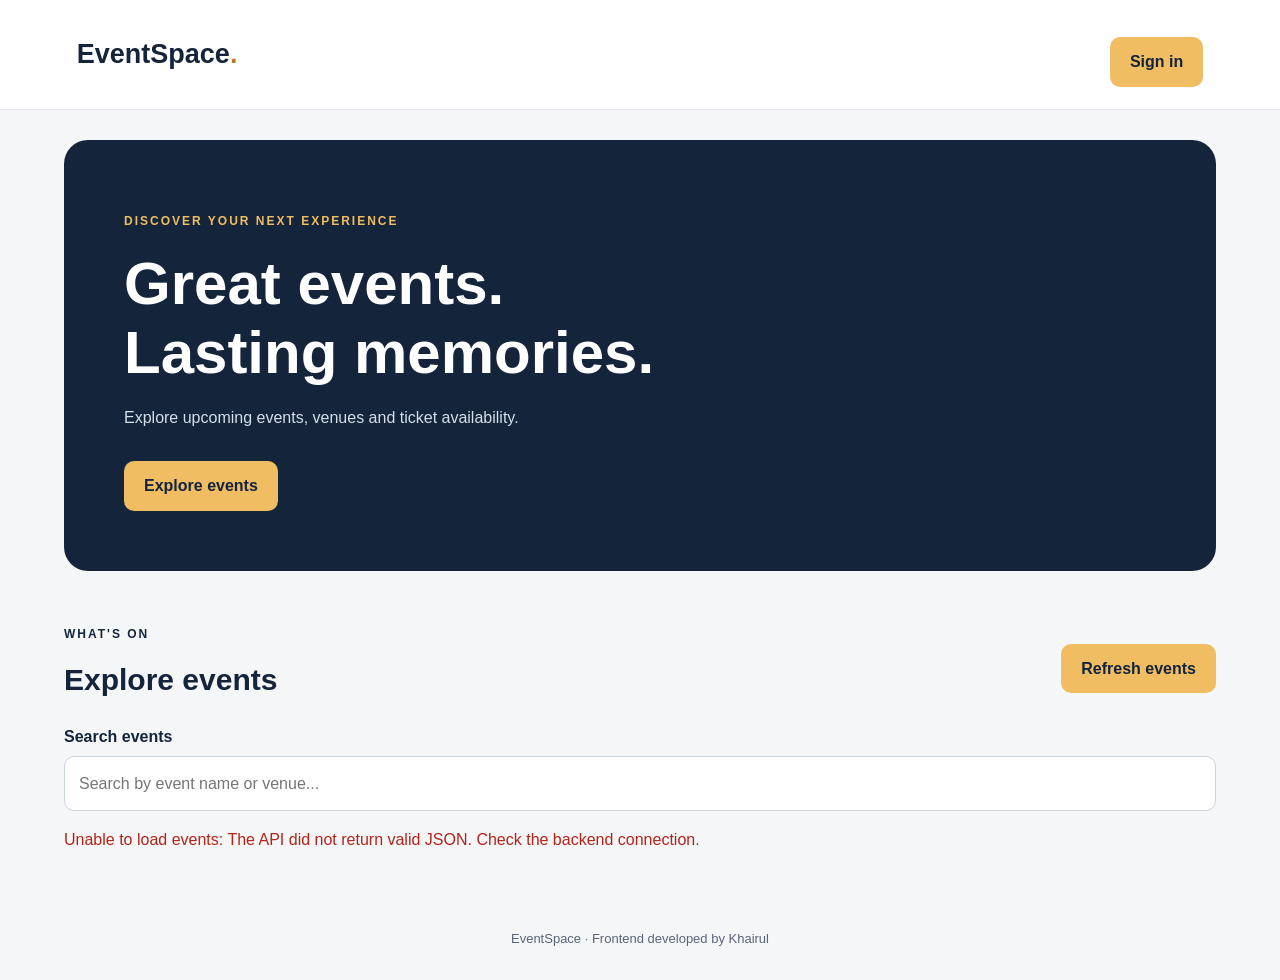
<file: event_booking_api/frontend_khairul/index.html>
<!DOCTYPE html>
<html lang="en">
<head>
  <meta charset="UTF-8">
  <meta name="viewport" content="width=device-width, initial-scale=1">
  <title>EventSpace | Khairul</title>
  <link rel="stylesheet" href="style.css">
  <script src="app.js" defer></script>
</head>
<body>
  <header class="topbar">
    <a class="brand" href="index.html">EventSpace<span>.</span></a>
    <a class="button" href="login.html">Sign in</a>
  </header>

  <main>
    <section class="hero">
      <p class="eyebrow">DISCOVER YOUR NEXT EXPERIENCE</p>
      <h1>Great events.<br>Lasting memories.</h1>
      <p>Explore upcoming events, venues and ticket availability.</p>
      <a class="button" href="#events">Explore events</a>
    </section>

    <section id="events" class="events-section">
      <div class="section-heading">
        <div>
          <p class="eyebrow">WHAT'S ON</p>
          <h2>Explore events</h2>
        </div>
        <button id="refreshBtn" type="button">Refresh events</button>
      </div>

      <label for="searchInput">Search events</label>
      <input
        id="searchInput"
        type="search"
        placeholder="Search by event name or venue..."
      >

      <p id="message" role="status" aria-live="polite"></p>
      <div id="eventList" class="event-grid" aria-busy="false"></div>
    </section>
  </main>

  <footer>EventSpace · Frontend developed by Khairul</footer>
</body>
</html>
</file>
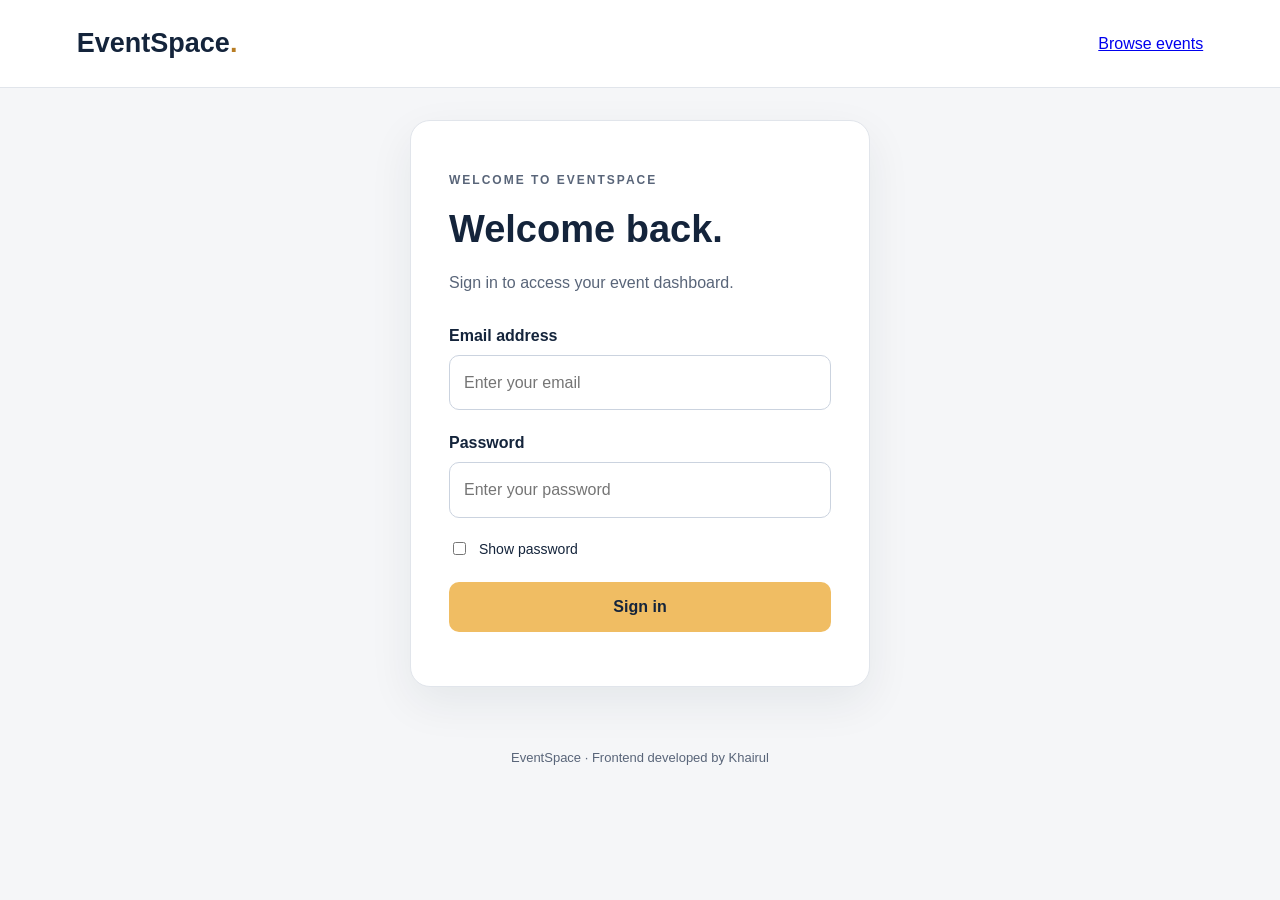
<file: event_booking_api/frontend_khairul/login.html>
<!DOCTYPE html>
<html lang="en">
<head>
  <meta charset="UTF-8">
  <meta name="viewport" content="width=device-width, initial-scale=1">
  <title>Login | EventSpace</title>
  <link rel="stylesheet" href="style.css">
  <script src="login.js" defer></script>
</head>
<body>
  <header class="topbar">
    <a class="brand" href="index.html">EventSpace<span>.</span></a>
    <a href="index.html">Browse events</a>
  </header>

  <main class="login-container">
    <section class="login-card">
      <p class="eyebrow">WELCOME TO EVENTSPACE</p>
      <h1>Welcome back.</h1>
      <p>Sign in to access your event dashboard.</p>

      <form id="loginForm">
        <label for="email">Email address</label>
        <input
          id="email"
          name="email"
          type="email"
          autocomplete="username"
          maxlength="150"
          placeholder="Enter your email"
          required
        >

        <label for="password">Password</label>
        <input
          id="password"
          name="password"
          type="password"
          autocomplete="current-password"
          maxlength="1024"
          placeholder="Enter your password"
          required
        >

        <label class="show-password">
          <input id="showPassword" type="checkbox">
          Show password
        </label>

        <button id="loginBtn" type="submit">Sign in</button>
        <p id="loginMessage" role="status" aria-live="polite"></p>
      </form>
    </section>
  </main>

  <footer>EventSpace · Frontend developed by Khairul</footer>
</body>
</html>
</file>
<file: event_booking_api/frontend_khairul/style.css>
:root {
  --navy: #14243b;
  --gold: #f0bd63;
  --background: #f5f6f8;
  --muted: #596579;
}

* {
  box-sizing: border-box;
}

html {
  scroll-behavior: smooth;
}

body {
  margin: 0;
  font-family: Arial, sans-serif;
  background: var(--background);
  color: var(--navy);
  line-height: 1.6;
}

.topbar {
  display: flex;
  justify-content: space-between;
  align-items: center;
  gap: 20px;
  padding: 22px 6%;
  background: white;
  border-bottom: 1px solid #e1e5eb;
}

.brand {
  color: var(--navy);
  font-size: 27px;
  font-weight: bold;
  text-decoration: none;
}

.brand span {
  color: #b87d24;
}

.topbar > span {
  color: var(--muted);
  font-size: 14px;
}

main {
  max-width: 1200px;
  margin: auto;
  padding: 30px 24px;
}

.hero {
  padding: 60px;
  border-radius: 24px;
  background: var(--navy);
  color: white;
}

.eyebrow {
  font-size: 12px;
  font-weight: bold;
  letter-spacing: 2px;
}

.hero .eyebrow {
  color: var(--gold);
}

h1 {
  margin: 18px 0;
  font-size: clamp(36px, 5vw, 60px);
  line-height: 1.15;
}

.hero > p:not(.eyebrow) {
  color: #d6deea;
}

.button,
button {
  display: inline-block;
  border: none;
  border-radius: 10px;
  padding: 12px 20px;
  background: var(--gold);
  color: var(--navy);
  font: inherit;
  font-weight: bold;
  text-decoration: none;
  cursor: pointer;
}

.button {
  margin-top: 15px;
}

button:disabled {
  opacity: 0.6;
  cursor: wait;
}

a:focus-visible,
button:focus-visible,
input:focus-visible {
  outline: 3px solid #3975c6;
  outline-offset: 4px;
}

.events-section {
  padding-top: 42px;
}

.section-heading {
  display: flex;
  justify-content: space-between;
  align-items: center;
  gap: 20px;
}

h2 {
  margin: 0 0 20px;
  font-size: 30px;
}

label {
  display: block;
  margin-bottom: 6px;
  font-weight: bold;
}

input {
  width: 100%;
  padding: 14px;
  border: 1px solid #cbd3df;
  border-radius: 10px;
  background: white;
  font: inherit;
}

#message {
  color: var(--muted);
}

#message.error {
  color: #b42318;
}

.event-grid {
  display: grid;
  grid-template-columns: repeat(3, minmax(0, 1fr));
  gap: 22px;
}

.event-card {
  padding: 26px;
  border: 1px solid #e1e5eb;
  border-radius: 16px;
  background: white;
}

.event-card h3 {
  margin: 16px 0 10px;
  line-height: 1.35;
}

.event-card p {
  color: var(--muted);
  overflow-wrap: anywhere;
}

.badge {
  display: inline-block;
  padding: 5px 12px;
  border-radius: 20px;
  background: #eaf0f8;
  font-size: 12px;
  text-transform: capitalize;
}

.price {
  display: block;
  margin-top: 20px;
  font-size: 24px;
}

footer {
  padding: 30px;
  text-align: center;
  color: var(--muted);
  font-size: 13px;
}

@media (max-width: 900px) {
  .event-grid {
    grid-template-columns: repeat(2, minmax(0, 1fr));
  }
}

@media (max-width: 600px) {
  .topbar,
  .section-heading {
    align-items: flex-start;
    flex-direction: column;
  }

  .hero {
    padding: 32px 24px;
  }

  .event-grid {
    grid-template-columns: 1fr;
  }
}
.login-container {
  min-height: 70vh;
  display: grid;
  place-items: center;
}

.login-card {
  width: 100%;
  max-width: 460px;
  padding: 38px;
  border-radius: 20px;
  border: 1px solid #e1e5eb;
  background: white;
  box-shadow: 0 16px 45px rgba(20, 36, 59, 0.07);
}

.login-card h1 {
  font-size: 38px;
}

.login-card > p {
  color: var(--muted);
}

.login-card form {
  margin-top: 28px;
}

.login-card form > input {
  margin-bottom: 20px;
}

.show-password {
  display: flex;
  align-items: center;
  gap: 10px;
  margin-bottom: 22px;
  font-size: 14px;
  font-weight: normal;
}

.show-password input {
  width: auto;
}

#loginBtn {
  width: 100%;
}

#loginMessage {
  overflow-wrap: anywhere;
}

#loginMessage.error {
  color: #b42318;
}

#loginMessage.success {
  color: #187044;
}
.dashboard-hero {
  padding: 38px;
}

.dashboard-hero h1 {
  font-size: clamp(32px, 4vw, 46px);
}

.stats-grid {
  display: grid;
  grid-template-columns: repeat(4, minmax(0, 1fr));
  gap: 18px;
  margin: 24px 0;
}

.stat-card,
.dashboard-panel {
  padding: 26px;
  background: white;
  border: 1px solid #e1e5eb;
  border-radius: 16px;
}

.stat-card p {
  margin: 0;
  color: var(--muted);
}

.stat-card strong {
  font-size: 36px;
}

.table-scroll {
  overflow-x: auto;
}

table {
  width: 100%;
  border-collapse: collapse;
  text-align: left;
}

caption {
  padding: 12px 0;
  text-align: left;
  color: var(--muted);
}

th,
td {
  padding: 14px;
  border-bottom: 1px solid #e1e5eb;
}

th {
  background: #edf1f6;
}

#adminMessage.error {
  color: #b42318;
}

@media (max-width: 700px) {
  .stats-grid {
    grid-template-columns: repeat(2, minmax(0, 1fr));
  }
}
.management-panel {
  margin-top: 24px;
}

.management-form {
  max-width: 650px;
}

.management-form fieldset {
  padding: 0;
  margin: 0;
  border: 0;
  min-width: 0;
}

.management-form input,
.management-form select {
  margin-bottom: 18px;
}

select {
  width: 100%;
  padding: 14px;
  border: 1px solid #cbd3df;
  border-radius: 10px;
  background: white;
  color: var(--navy);
  font: inherit;
}

#passwordHint {
  color: var(--muted);
  font-size: 14px;
}

.form-actions {
  display: flex;
  flex-wrap: wrap;
  gap: 10px;
}

.row-actions button {
  padding: 8px 14px;
  margin: 3px;
  font-size: 14px;
}

.danger-button {
  background: #fde9e7;
  color: #a32020;
}

#userMessage.error,
#listMessage.error {
  color: #b42318;
}

#userMessage.success {
  color: #187044;
}
#venueMessage.error {
  color: #b42318;
}

#venueMessage.success {
  color: #187044;
}
#organiserMessage.error {
  color: #b42318;
}
textarea {
  width: 100%;
  padding: 14px;
  margin-bottom: 18px;
  border: 1px solid #cbd3df;
  border-radius: 10px;
  font: inherit;
  resize: vertical;
}

#eventMessage.error {
  color: #b42318;
}

#eventMessage.success {
  color: #187044;
}
#bookingMessage.error {
    color: #b42318;
}

#bookingMessage.success {
    color: #16703c;
}

#bookingFields {
    border: 0;
    padding: 0;
    margin: 0;
    min-width: 0;
}

#bookingFields label {
    display: block;
    margin: 14px 0 6px;
}

#bookingFields input,
#bookingFields select {
    width: 100%;
    box-sizing: border-box;
    padding: 12px;
    border: 1px solid #cbd2da;
    border-radius: 8px;
    font: inherit;
}

#pricePreview {
    color: #596579;
    margin: 16px 0;
}
.logout-form {
    margin: 0;
}

.topbar {
    gap: 16px;
    flex-wrap: wrap;
}
.event-toolbar {
    display: flex;
    align-items: center;
    flex-wrap: wrap;
    gap: 14px;
    margin: 18px 0;
}

.event-toolbar .button,
.event-toolbar button {
    display: inline-flex;
    align-items: center;
    justify-content: center;
    margin: 0;
}
.event-toolbar select {
    padding: 10px 12px;
    border: 1px solid #cbd2da;
    border-radius: 8px;
    background: white;
    font: inherit;
}

#organiserBookingMessage.error {
    color: #b42318;
}
</file>
